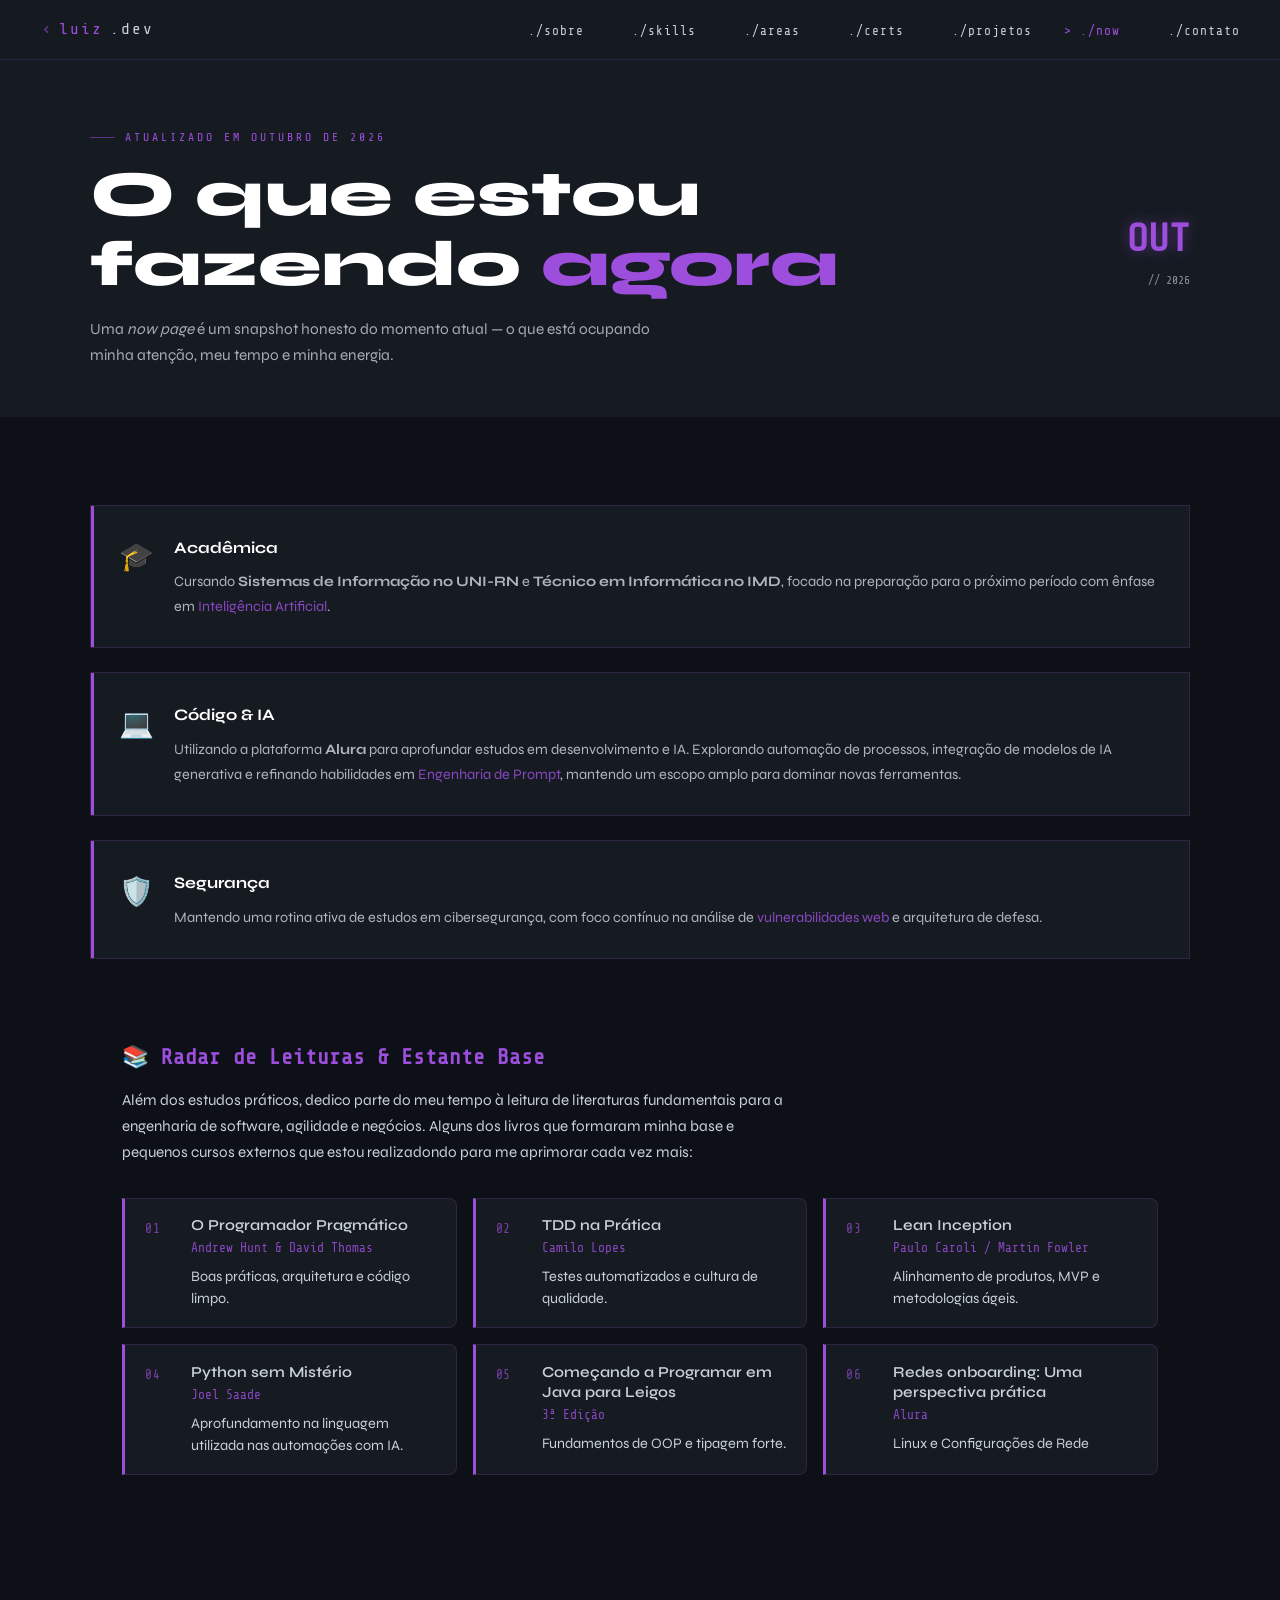
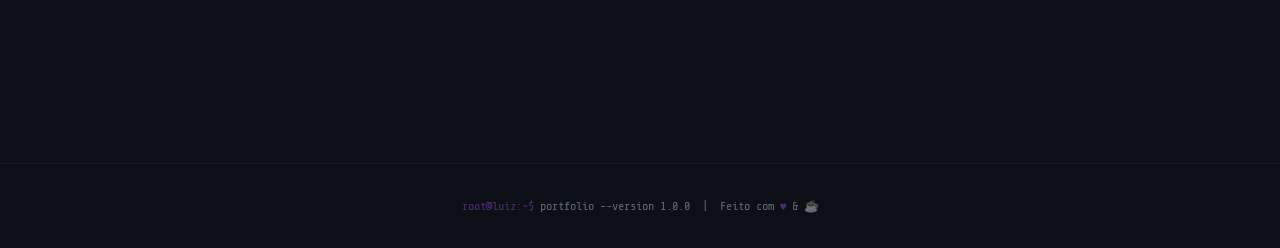
<file: now.html>
<!DOCTYPE html>
<html lang="pt-BR">
<head>
  <!-- =============================================
       META & SEO
       ============================================= -->
  <meta charset="UTF-8" />
  <meta name="viewport" content="width=device-width, initial-scale=1.0" />
  <meta name="description" content="Now Page de Luiz Neves — O que estou estudando e fazendo agora. Atualizado em Outubro de 2026." />
  <meta name="author" content="Luiz Neves" />

  <!-- Open Graph -->
  <meta property="og:title" content="Luiz Neves | Now Page" />
  <meta property="og:description" content="O que estou estudando e fazendo agora." />
  <meta property="og:type" content="website" />

  <title>Luiz Neves | Now Page</title>

  <!-- Google Fonts -->
  <link rel="preconnect" href="https://fonts.googleapis.com" />
  <link rel="preconnect" href="https://fonts.gstatic.com" crossorigin />
  <link href="https://fonts.googleapis.com/css2?family=Share+Tech+Mono&family=Syne:wght@400;600;700;800&display=swap" rel="stylesheet" />
  <link rel="icon" href="assets/icons/favicon_io/favicon-32x32.png" type="image/png" />
  <!-- Stylesheet compartilhado -->
  <link rel="stylesheet" href="style.css" />
</head>
<body>

  <!-- =============================================
       CABEÇALHO / NAVEGAÇÃO
       ============================================= -->
  <header role="banner">
    <nav aria-label="Navegação principal">
      <a class="nav-logo nav-back" href="index.html" aria-label="Voltar à página inicial — luiz.dev">
        <svg aria-hidden="true" focusable="false" width="13" height="13" viewBox="0 0 24 24" fill="none" stroke="currentColor" stroke-width="2.5"><polyline points="15 18 9 12 15 6"/></svg>
        luiz<span>.dev</span>
      </a>

      <button
        class="hamburger"
        id="hamburger"
        aria-label="Abrir menu de navegação"
        aria-expanded="false"
        aria-controls="navLinks"
      >
        <span></span>
        <span></span>
        <span></span>
      </button>

      <ul class="nav-links" id="navLinks" role="list">
        <li><a href="index.html#sobre">./sobre</a></li>
        <li><a href="index.html#habilidades">./skills</a></li>
        <li><a href="index.html#areas">./areas</a></li>
        <li><a href="index.html#certs">./certs</a></li>
        <li><a href="projetos.html">./projetos</a></li>
        <li><a href="now.html" class="active" aria-current="page">./now</a></li>
        <li><a href="index.html#contato">./contato</a></li>
      </ul>
    </nav>
  </header>

  <!-- =============================================
       CONTEÚDO PRINCIPAL
       ============================================= -->
  <main id="main-content">

    <!-- =============================================
         HERO DA NOW PAGE
         ============================================= -->
    <section id="now-hero" class="page-hero" aria-labelledby="now-title">
      <div class="container page-hero-inner">

        <div class="page-hero-text">
          <p class="hero-tag">ATUALIZADO EM OUTUBRO DE 2026</p>
          <h1 class="section-title" id="now-title" style="font-size: clamp(2.2rem, 7vw, 4rem);">
            O que estou fazendo <span class="accent">agora</span>
          </h1>
          <p class="page-hero-sub">
            Uma <em>now page</em> é um snapshot honesto do momento atual —
            o que está ocupando minha atenção, meu tempo e minha energia.
          </p>
        </div>

        <div class="page-hero-meta" aria-label="Metadados da página">
          <div class="meta-stat">
            <span class="stat-num accent" aria-label="OUTUBRO">OUT</span>
            <span class="stat-label">// 2026</span>
          </div>
        </div>

      </div>
    </section>

    <!-- =============================================
         CONTEÚDO DA NOW PAGE
         ============================================= -->
    <section id="now-content" aria-labelledby="now-content-title">
      <div class="container">

        <header class="section-header reveal" style="visibility:hidden;height:0;margin:0;">
          <h2 id="now-content-title">Atividades atuais</h2>
        </header>

        <div class="now-grid" role="list">

          <!-- Acadêmica -->
          <article class="now-card reveal" role="listitem" aria-labelledby="now-academica">
            <div class="now-card-icon" aria-hidden="true">🎓</div>
            <div class="now-card-content">
              <h3 class="now-card-title" id="now-academica">Acadêmica</h3>
              <p>
                Cursando <strong>Sistemas de Informação no UNI-RN</strong> e
                <strong>Técnico em Informática no IMD</strong>, focado na preparação
                para o próximo período com ênfase em
                <span class="accent">Inteligência Artificial</span>.
              </p>
            </div>
          </article>

          <!-- Código & IA -->
          <article class="now-card reveal" role="listitem" aria-labelledby="now-code">
            <div class="now-card-icon" aria-hidden="true">💻</div>
            <div class="now-card-content">
              <h3 class="now-card-title" id="now-code">Código &amp; IA</h3>
              <p>
                Utilizando a plataforma <strong>Alura</strong> para aprofundar
                estudos em desenvolvimento e IA. Explorando automação de processos,
                integração de modelos de IA generativa e refinando habilidades em
                <span class="accent">Engenharia de Prompt</span>, mantendo um
                escopo amplo para dominar novas ferramentas.
              </p>
            </div>
          </article>

          <!-- Segurança -->
          <article class="now-card reveal" role="listitem" aria-labelledby="now-sec">
            <div class="now-card-icon" aria-hidden="true">🛡️</div>
            <div class="now-card-content">
              <h3 class="now-card-title" id="now-sec">Segurança</h3>
              <p>
                Mantendo uma rotina ativa de estudos em cibersegurança, com foco
                contínuo na análise de <span class="accent">vulnerabilidades web</span>
                e arquitetura de defesa.
              </p>
            </div>
          </article>

        </div>

        <!-- Radar de Leituras -->
        <section class="reading-section reveal" aria-labelledby="reading-title" style="margin-top:4rem;">

          <h3 class="reading-title" id="reading-title">📚 Radar de Leituras &amp; Estante Base</h3>
          <p class="reading-sub">
            Além dos estudos práticos, dedico parte do meu tempo à leitura de literaturas
            fundamentais para a engenharia de software, agilidade e negócios.
            Alguns dos livros que formaram minha base e pequenos cursos externos que estou realizadondo para me aprimorar cada vez mais:
          </p>

          <div class="books-grid">

            <article class="book-card reveal" aria-label="O Programador Pragmático">
              <span class="book-num" aria-hidden="true">01</span>
              <div class="book-body">
                <h3 class="book-title">O Programador Pragmático</h3>
                <p class="book-author">Andrew Hunt &amp; David Thomas</p>
                <p class="book-focus">Boas práticas, arquitetura e código limpo.</p>
              </div>
            </article>

            <article class="book-card reveal" aria-label="TDD na Prática">
              <span class="book-num" aria-hidden="true">02</span>
              <div class="book-body">
                <h3 class="book-title">TDD na Prática</h3>
                <p class="book-author">Camilo Lopes</p>
                <p class="book-focus">Testes automatizados e cultura de qualidade.</p>
              </div>
            </article>

            <article class="book-card reveal" aria-label="Lean Inception">
              <span class="book-num" aria-hidden="true">03</span>
              <div class="book-body">
                <h3 class="book-title">Lean Inception</h3>
                <p class="book-author">Paulo Caroli / Martin Fowler</p>
                <p class="book-focus">Alinhamento de produtos, MVP e metodologias ágeis.</p>
              </div>
            </article>

            <article class="book-card reveal" aria-label="Python sem Mistério">
              <span class="book-num" aria-hidden="true">04</span>
              <div class="book-body">
                <h3 class="book-title">Python sem Mistério</h3>
                <p class="book-author">Joel Saade</p>
                <p class="book-focus">Aprofundamento na linguagem utilizada nas automações com IA.</p>
              </div>
            </article>

            <article class="book-card reveal" aria-label="Começando a Programar em Java para Leigos">
              <span class="book-num" aria-hidden="true">05</span>
              <div class="book-body">
                <h3 class="book-title">Começando a Programar em Java para Leigos</h3>
                <p class="book-author">3ª Edição</p>
                <p class="book-focus">Fundamentos de OOP e tipagem forte.</p>
              </div>
            </article>


            <article class="book-card reveal" aria-label="Plataforma de Cursos Alura">
              <span class="book-num" aria-hidden="true">06</span>
              <div class="book-body">
                <h3 class="book-title">Redes onboarding: Uma perspectiva prática</h3>
                <p class="book-author">Alura</p>
                <p class="book-focus">Linux e Configurações de Rede</p>
              </div>
            </article>


          </div>
        </section>

        <!-- CTA de volta à home -->
        <div class="projects-cta reveal" style="margin-top: 3rem;">
          <a href="index.html#contato" class="hero-cta" aria-label="Ir para contato na página principal">
            <svg aria-hidden="true" focusable="false" width="14" height="14" viewBox="0 0 24 24" fill="none" stroke="currentColor" stroke-width="2.5">
              <path d="M22 2L11 13"/><polygon points="22 2 15 22 11 13 2 9 22 2"/>
            </svg>
            ENTRAR EM CONTATO
          </a>
          <a href="index.html" class="projects-back-link" aria-label="Voltar à página inicial">
            <svg aria-hidden="true" focusable="false" width="14" height="14" viewBox="0 0 24 24" fill="none" stroke="currentColor" stroke-width="2">
              <polyline points="15 18 9 12 15 6"/>
            </svg>
            voltar ao portfólio
          </a>
        </div>

      </div>
    </section>

  </main>

  <!-- =============================================
       RODAPÉ
       ============================================= -->
  <footer role="contentinfo">
    <p>
      <span aria-hidden="true">root@luiz:~$</span>
      portfolio --version 1.0.0
      &nbsp;|&nbsp;
      Feito com <span aria-label="amor">♥</span> &amp; ☕
    </p>
  </footer>

  <!-- =============================================
       JAVASCRIPT
       ============================================= -->
  <script src="script.js"></script>

</body>
</html>
</file>
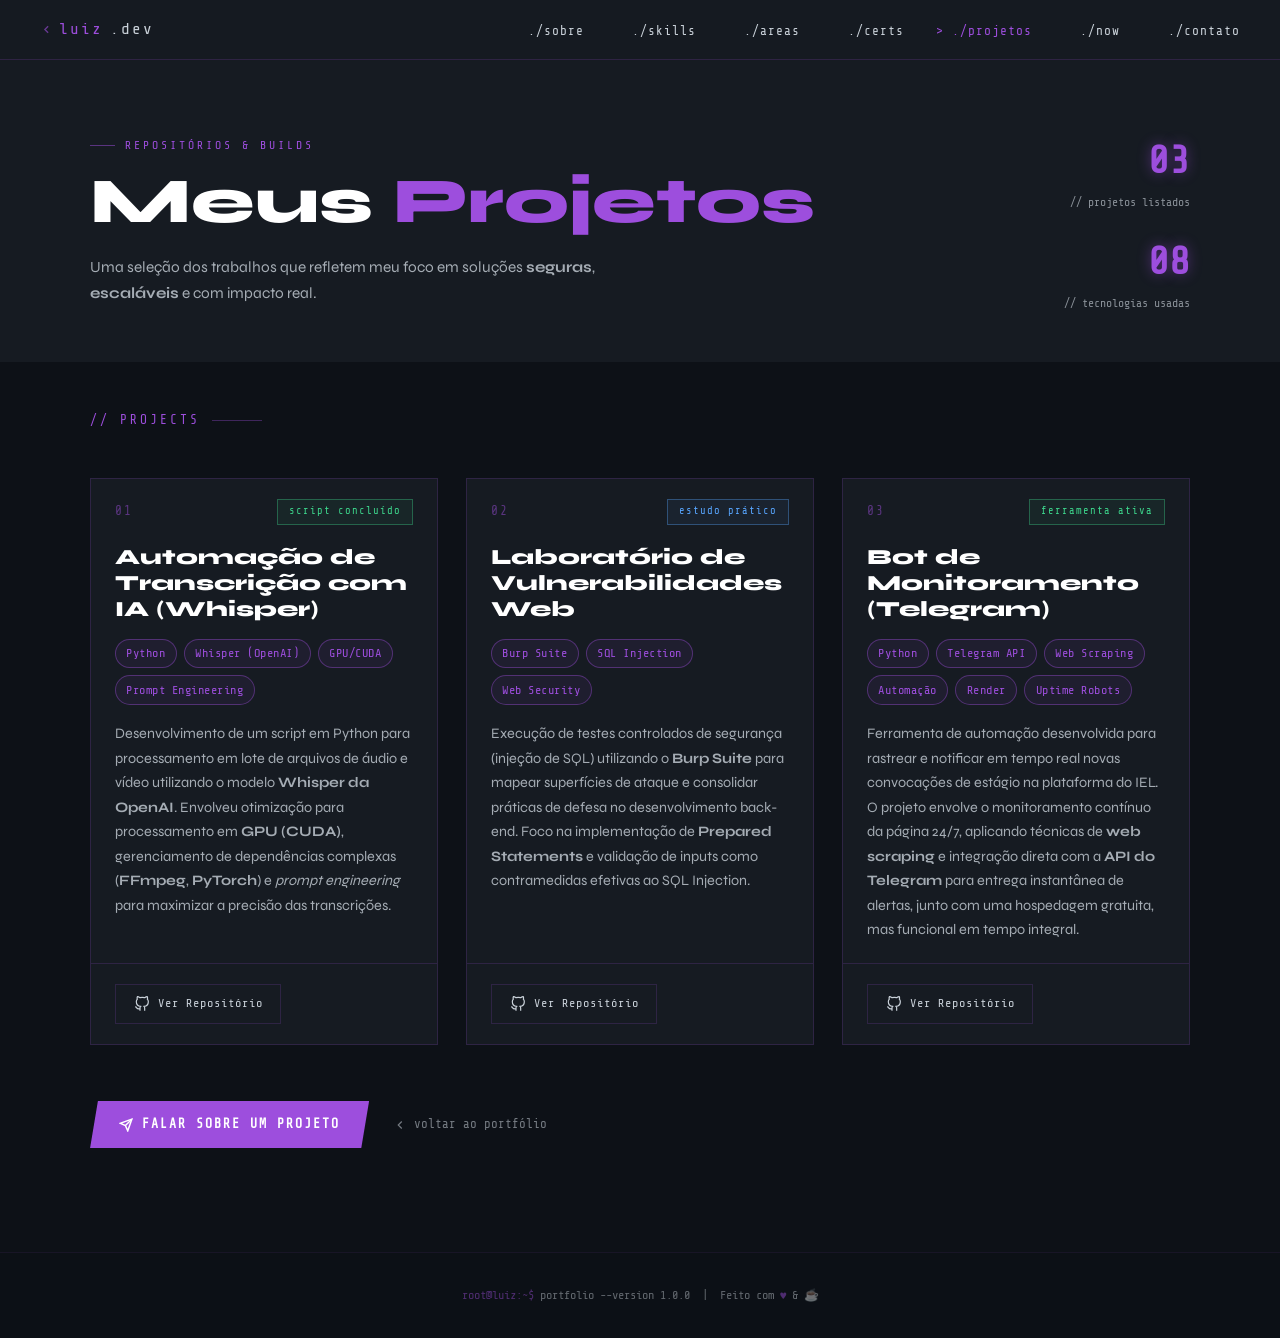
<file: projetos.html>
<!DOCTYPE html>
<html lang="pt-BR">
<head>
  <!-- =============================================
       META & SEO
       ============================================= -->
  <meta charset="UTF-8" />
  <meta name="viewport" content="width=device-width, initial-scale=1.0" />
  <meta name="description" content="Projetos de Luiz Neves — Desenvolvedor com foco em Back-end, SecOps e Cibersegurança. Veja os principais trabalhos e repositórios." />
  <meta name="keywords" content="projetos, portfólio, desenvolvedor back-end, cibersegurança, nodejs, react, postgresql" />
  <meta name="author" content="Luiz Neves" />

  <!-- Open Graph -->
  <meta property="og:title" content="Luiz Neves | Projetos" />
  <meta property="og:description" content="Principais projetos desenvolvidos com foco em back-end, segurança e boas práticas." />
  <meta property="og:type" content="website" />

  <title>Luiz Neves | Projetos</title>

  <!-- Google Fonts (mesmas do index.html) -->
  <link rel="preconnect" href="https://fonts.googleapis.com" />
  <link rel="preconnect" href="https://fonts.gstatic.com" crossorigin />
  <link href="https://fonts.googleapis.com/css2?family=Share+Tech+Mono&family=Syne:wght@400;600;700;800&display=swap" rel="stylesheet" />
  <link rel="icon" href="assets/icons/favicon_io/favicon-32x32.png" type="image/png" />
  <!-- Stylesheet compartilhado -->
  <link rel="stylesheet" href="style.css" />
</head>
<body>

  <!-- =============================================
       CABEÇALHO / NAVEGAÇÃO
       (Idêntico ao index.html — nav-logo ajustado
       para apontar de volta à home)
       ============================================= -->
  <header role="banner">
    <nav aria-label="Navegação principal">
      <a class="nav-logo nav-back" href="index.html" aria-label="Voltar à página inicial — luiz.dev">
        <svg aria-hidden="true" focusable="false" width="13" height="13" viewBox="0 0 24 24" fill="none" stroke="currentColor" stroke-width="2.5"><polyline points="15 18 9 12 15 6"/></svg>
        luiz<span>.dev</span>
      </a>

      <button
        class="hamburger"
        id="hamburger"
        aria-label="Abrir menu de navegação"
        aria-expanded="false"
        aria-controls="navLinks"
      >
        <span></span>
        <span></span>
        <span></span>
      </button>

      <ul class="nav-links" id="navLinks" role="list">
        <li><a href="index.html#sobre">./sobre</a></li>
        <li><a href="index.html#habilidades">./skills</a></li>
        <li><a href="index.html#areas">./areas</a></li>
        <li><a href="index.html#certs">./certs</a></li>
        <!-- Link ativo: estamos nesta página -->
        <li><a href="projetos.html" class="active" aria-current="page">./projetos</a></li>
        <li><a href="now.html">./now</a></li>
        <li><a href="index.html#contato">./contato</a></li>
      </ul>
    </nav>
  </header>

  <!-- =============================================
       CONTEÚDO PRINCIPAL
       ============================================= -->
  <main id="main-content">

    <!-- =============================================
         HERO DA PÁGINA DE PROJETOS
         ============================================= -->
    <section id="projetos-hero" class="page-hero" aria-labelledby="projetos-title">
      <div class="container page-hero-inner">

        <div class="page-hero-text">
          <p class="hero-tag" aria-hidden="true">REPOSITÓRIOS &amp; BUILDS</p>
          <h1 class="section-title" id="projetos-title" style="font-size: clamp(2.2rem, 7vw, 4rem);">
            Meus <span class="accent">Projetos</span>
          </h1>
          <p class="page-hero-sub">
            Uma seleção dos trabalhos que refletem meu foco em soluções
            <strong>seguras</strong>, <strong>escaláveis</strong> e com impacto real.
          </p>
        </div>

        <!-- Contador de projetos -->
        <div class="page-hero-meta" aria-label="Estatísticas de projetos">
          <div class="meta-stat">
            <span class="stat-num accent" aria-label="3 projetos">03</span>
            <span class="stat-label">// projetos listados</span>
          </div>
          <div class="meta-stat">
            <span class="stat-num accent" aria-label="8 tecnologias">08</span>
            <span class="stat-label">// tecnologias usadas</span>
          </div>
        </div>

      </div>
    </section>

    <!-- =============================================
         GRID DE PROJETOS
         ============================================= -->
    <section id="lista-projetos" aria-labelledby="lista-title">
      <div class="container">

        <header class="section-header reveal">
          <p class="section-label" aria-hidden="true">// PROJECTS</p>
          <h2 class="section-title" id="lista-title" style="visibility: hidden; height: 0; margin: 0;">
            Lista de Projetos
          </h2>
        </header>

        <div class="projects-grid" role="list" aria-label="Lista de projetos">

          <!-- =============================================
               PROJETO 01 — AUTOMAÇÃO DE TRANSCRIÇÃO COM IA
               ============================================= -->
          <article class="project-card reveal" role="listitem" aria-labelledby="proj1-title">

            <div class="project-card-header">
              <div class="project-number" aria-hidden="true">01</div>
              <div class="project-status project-status--mvp" aria-label="Tipo: Script concluído">
                script concluído
              </div>
            </div>

            <div class="project-card-body">
              <h3 class="project-title" id="proj1-title">
                Automação de Transcrição com IA (Whisper)
              </h3>

              <ul class="project-tags" aria-label="Tecnologias utilizadas">
                <li class="project-tag">Python</li>
                <li class="project-tag">Whisper (OpenAI)</li>
                <li class="project-tag">GPU/CUDA</li>
                <li class="project-tag">Prompt Engineering</li>
              </ul>

              <p class="project-desc">
                Desenvolvimento de um script em Python para processamento em lote de arquivos
                de áudio e vídeo utilizando o modelo <strong>Whisper da OpenAI</strong>.
                Envolveu otimização para processamento em <strong>GPU (CUDA)</strong>,
                gerenciamento de dependências complexas (<strong>FFmpeg</strong>,
                <strong>PyTorch</strong>) e <em>prompt engineering</em> para maximizar
                a precisão das transcrições.
              </p>
            </div>

            <div class="project-card-footer">
              <a
                href="https://github.com/Druthy1227/transcrever_video"
                class="project-link project-link--github"
                target="_blank"
                rel="noopener noreferrer"
                aria-label="Ver repositório de Automação de Transcrição no GitHub (abre em nova aba)"
              >
                <svg aria-hidden="true" focusable="false" width="16" height="16" viewBox="0 0 24 24" fill="none" stroke="currentColor" stroke-width="1.8">
                  <path d="M9 19c-5 1.5-5-2.5-7-3m14 6v-3.87a3.37 3.37 0 0 0-.94-2.61c3.14-.35 6.44-1.54 6.44-7A5.44 5.44 0 0 0 20 4.77 5.07 5.07 0 0 0 19.91 1S18.73.65 16 2.48a13.38 13.38 0 0 0-7 0C6.27.65 5.09 1 5.09 1A5.07 5.07 0 0 0 5 4.77a5.44 5.44 0 0 0-1.5 3.78c0 5.42 3.3 6.61 6.44 7A3.37 3.37 0 0 0 9 18.13V22"/>
                </svg>
                Ver Repositório
              </a>
            </div>

          </article>

          <!-- =============================================
               PROJETO 02 — LABORATÓRIO DE VULNERABILIDADES WEB
               ============================================= -->
          <article class="project-card reveal" role="listitem" aria-labelledby="proj2-title">

            <div class="project-card-header">
              <div class="project-number" aria-hidden="true">02</div>
              <div class="project-status project-status--study" aria-label="Tipo: Estudo prático">
                estudo prático
              </div>
            </div>

            <div class="project-card-body">
              <h3 class="project-title" id="proj2-title">
                Laboratório de Vulnerabilidades Web
              </h3>

              <ul class="project-tags" aria-label="Tecnologias utilizadas">
                <li class="project-tag">Burp Suite</li>
                <li class="project-tag">SQL Injection</li>
                <li class="project-tag">Web Security</li>
              </ul>

              <p class="project-desc">
                Execução de testes controlados de segurança (injeção de SQL) utilizando o
                <strong>Burp Suite</strong> para mapear superfícies de ataque e consolidar
                práticas de defesa no desenvolvimento back-end. Foco na implementação de
                <strong>Prepared Statements</strong> e validação de inputs como
                contramedidas efetivas ao SQL Injection.
              </p>
            </div>

            <div class="project-card-footer">
              <a
                href="https://github.com/Druthy1227"
                class="project-link project-link--github"
                target="_blank"
                rel="noopener noreferrer"
                aria-label="Ver repositório do Laboratório de Vulnerabilidades no GitHub (abre em nova aba)"
              >
                <svg aria-hidden="true" focusable="false" width="16" height="16" viewBox="0 0 24 24" fill="none" stroke="currentColor" stroke-width="1.8">
                  <path d="M9 19c-5 1.5-5-2.5-7-3m14 6v-3.87a3.37 3.37 0 0 0-.94-2.61c3.14-.35 6.44-1.54 6.44-7A5.44 5.44 0 0 0 20 4.77 5.07 5.07 0 0 0 19.91 1S18.73.65 16 2.48a13.38 13.38 0 0 0-7 0C6.27.65 5.09 1 5.09 1A5.07 5.07 0 0 0 5 4.77a5.44 5.44 0 0 0-1.5 3.78c0 5.42 3.3 6.61 6.44 7A3.37 3.37 0 0 0 9 18.13V22"/>
                </svg>
                Ver Repositório
              </a>
            </div>

          </article>

          <!-- =============================================
               PROJETO 03 — BOT DE MONITORAMENTO/ESCAVAÇÃO DE DADOS
               ============================================= -->
<article class="project-card reveal" role="listitem" aria-labelledby="proj3-title">

            <div class="project-card-header">
              <div class="project-number" aria-hidden="true">03</div>
              <div class="project-status project-status--mvp" aria-label="Tipo: Ferramenta em Produção">
                ferramenta ativa
              </div>
            </div>

            <div class="project-card-body">
              <h3 class="project-title" id="proj3-title">
                Bot de Monitoramento (Telegram)
              </h3>

              <ul class="project-tags" aria-label="Tecnologias utilizadas">
                <li class="project-tag">Python</li>
                <li class="project-tag">Telegram API</li>
                <li class="project-tag">Web Scraping</li>
                <li class="project-tag">Automação</li>
                <li class="project-tag">Render</li>
                <li class="project-tag">Uptime Robots</li>
              </ul>

              <p class="project-desc">
                Ferramenta de automação desenvolvida para rastrear e notificar em tempo real 
                novas convocações de estágio na plataforma do IEL. O projeto envolve o monitoramento contínuo da página
                24/7, aplicando técnicas de <strong>web scraping</strong> e integração 
                direta com a <strong>API do Telegram</strong> para entrega instantânea de alertas,
                junto com uma hospedagem gratuita, mas funcional em tempo integral.
              </p>
            </div>

            <div class="project-card-footer">
              <a
                href="https://github.com/Druthy1227/ielBot"
                class="project-link project-link--github"
                target="_blank"
                rel="noopener noreferrer"
                aria-label="Ver repositório do Bot IEL no GitHub (abre em nova aba)"
              >
                <svg aria-hidden="true" focusable="false" width="16" height="16" viewBox="0 0 24 24" fill="none" stroke="currentColor" stroke-width="1.8">
                  <path d="M9 19c-5 1.5-5-2.5-7-3m14 6v-3.87a3.37 3.37 0 0 0-.94-2.61c3.14-.35 6.44-1.54 6.44-7A5.44 5.44 0 0 0 20 4.77 5.07 5.07 0 0 0 19.91 1S18.73.65 16 2.48a13.38 13.38 0 0 0-7 0C6.27.65 5.09 1 5.09 1A5.07 5.07 0 0 0 5 4.77a5.44 5.44 0 0 0-1.5 3.78c0 5.42 3.3 6.61 6.44 7A3.37 3.37 0 0 0 9 18.13V22"/>
                </svg>
                Ver Repositório
              </a>
            </div>

          </article>

        </div><!-- /projects-grid -->

        <!-- CTA de volta à home -->
        <div class="projects-cta reveal">
          <a href="index.html#contato" class="hero-cta" aria-label="Ir para contato na página principal">
            <svg aria-hidden="true" focusable="false" width="14" height="14" viewBox="0 0 24 24" fill="none" stroke="currentColor" stroke-width="2.5">
              <path d="M22 2L11 13"/><polygon points="22 2 15 22 11 13 2 9 22 2"/>
            </svg>
            FALAR SOBRE UM PROJETO
          </a>
          <a href="index.html" class="projects-back-link" aria-label="Voltar à página inicial">
            <svg aria-hidden="true" focusable="false" width="14" height="14" viewBox="0 0 24 24" fill="none" stroke="currentColor" stroke-width="2">
              <polyline points="15 18 9 12 15 6"/>
            </svg>
            voltar ao portfólio
          </a>
        </div>

      </div>
    </section>

  </main>

  <!-- =============================================
       RODAPÉ (idêntico ao index.html)
       ============================================= -->
  <footer role="contentinfo">
    <p>
      <span aria-hidden="true">root@luiz:~$</span>
      portfolio --version 1.0.0
      &nbsp;|&nbsp;
      Feito com <span aria-label="amor">♥</span> &amp; ☕
    </p>
  </footer>

  <!-- =============================================
       JAVASCRIPT
       (hamburger + scroll reveal — idêntico ao index)
       ============================================= -->
  <script src="script.js"></script>

</body>
</html>
</file>
<file: style.css>
/* ==============================================
   style.css — Portfólio Luiz Neves | "Deep Purple"
   Organização:
   01. Custom Properties (variáveis)
   02. Reset & Base
   03. Utilitários
   04. Scrollbar
   05. Nav / Header
   06. Hero
   07. Seção: Sobre
   08. Seção: Habilidades
   09. Seção: Áreas de Conhecimento
   10. Seção: Certificações
   11. Seção: Contato
   12. Footer
   13. Animações
   14. Media Queries (Tablet → Desktop)
   ============================================== */


/* ==============================================
   01. CUSTOM PROPERTIES — PALETA "DEEP PURPLE"
   ============================================== */
:root {
  /* --- Cores --- */
  --bg-primary:    #0D1117;
  --bg-secondary:  #161B22;
  --text-primary:  #C9D1D9;
  --accent-color:  #9D4EDD;

  /* --- Derivados do accent (sem trocar variáveis base) --- */
  --accent-dim:    #7b3ab0;
  --accent-glow:   rgba(157, 78, 221, 0.45);
  --accent-subtle: rgba(157, 78, 221, 0.08);
  --border-color:  rgba(157, 78, 221, 0.18);

  /* --- Tipografia --- */
  --font-mono:  'Share Tech Mono', monospace;
  --font-sans:  'Syne', sans-serif;

  /* --- Efeitos --- */
  --glow:       0 0 14px var(--accent-glow);
  --transition: 0.3s ease;

  /* --- Espaçamentos base (mobile) --- */
  --section-padding: 3.5rem 1.5rem;
  --container-max:   1100px;
}


/* ==============================================
   02. RESET & BASE
   ============================================== */
*,
*::before,
*::after {
  box-sizing: border-box;
  margin: 0;
  padding: 0;
}

html {
  scroll-behavior: smooth;
  -webkit-text-size-adjust: 100%;
}

body {
  background-color: var(--bg-primary);
  color: var(--text-primary);
  font-family: var(--font-sans);
  font-size: 1rem;
  line-height: 1.7;
  overflow-x: hidden;
}

/* Grade decorativa de fundo */
body::before {
  content: '';
  position: fixed;
  inset: 0;
  background-image:
    linear-gradient(var(--border-color) 1px, transparent 1px),
    linear-gradient(90deg, var(--border-color) 1px, transparent 1px);
  background-size: 44px 44px;
  pointer-events: none;
  z-index: 0;
  opacity: 0.5;
}

img {
  max-width: 100%;
  display: block;
}

a {
  color: inherit;
  text-decoration: none;
}

ul,
ol {
  list-style: none;
}

button {
  cursor: pointer;
  font-family: inherit;
  border: none;
  background: none;
}


/* ==============================================
   03. UTILITÁRIOS
   ============================================== */

/* Container centrado */
.container {
  max-width: var(--container-max);
  margin-inline: auto;
  width: 100%;
}

/* Cor de destaque */
.accent {
  color: var(--accent-color);
}

/* Cursor piscante (efeito terminal) */
.cursor {
  display: inline-block;
  width: 10px;
  height: 1em;
  background: var(--accent-color);
  vertical-align: text-bottom;
  margin-left: 3px;
  box-shadow: var(--glow);
  animation: blink 1s step-end infinite;
}


/* ==============================================
   04. SCROLLBAR CUSTOMIZADA
   ============================================== */
::-webkit-scrollbar       { width: 6px; }
::-webkit-scrollbar-track { background: var(--bg-primary); }
::-webkit-scrollbar-thumb {
  background: var(--accent-dim);
  border-radius: 3px;
}


/* ==============================================
   05. NAV / HEADER
   ============================================== */
header[role="banner"] {
  position: fixed;
  top: 0;
  left: 0;
  right: 0;
  z-index: 100;
}

nav {
  display: flex;
  align-items: center;
  justify-content: space-between;
  padding: 1rem 1.5rem;
  background: rgba(22, 27, 34, 0.88);
  backdrop-filter: blur(14px);
  -webkit-backdrop-filter: blur(14px);
  border-bottom: 1px solid var(--border-color);
}

/* Logo */
.nav-logo {
  font-family: var(--font-mono);
  color: var(--accent-color);
  font-size: 1rem;
  letter-spacing: 2px;
  transition: opacity var(--transition);
}

.nav-logo span   { color: var(--text-primary); }
.nav-logo:hover  { opacity: 0.8; }

/* Links */
.nav-links {
  /* Mobile: hidden por padrão */
  display: none;
  position: absolute;
  top: 100%;
  left: 0;
  right: 0;
  flex-direction: column;
  gap: 1.2rem;
  padding: 1.5rem;
  background: rgba(22, 27, 34, 0.97);
  border-bottom: 1px solid var(--border-color);
}

.nav-links.open {
  display: flex;
}

.nav-links a {
  font-family: var(--font-mono);
  font-size: 0.8rem;
  letter-spacing: 1px;
  transition: color var(--transition);
  position: relative;
  padding-left: 0;
}

.nav-links a::before {
  content: '> ';
  color: var(--accent-color);
  opacity: 0;
  transition: opacity var(--transition);
}

.nav-links a:hover,
.nav-links a.active {
  color: var(--accent-color);
}

.nav-links a:hover::before,
.nav-links a.active::before {
  opacity: 1;
}

/* Botão Hamburger */
.hamburger {
  display: flex;
  flex-direction: column;
  gap: 5px;
  padding: 4px;
}

.hamburger span {
  display: block;
  width: 24px;
  height: 2px;
  background: var(--accent-color);
  transition: all 0.3s;
}


/* ==============================================
   06. HERO
   ============================================== */
#hero {
  min-height: 100svh;
  display: flex;
  align-items: center;
  justify-content: center;
  padding: 7rem 1.5rem 4rem;
  position: relative;
  z-index: 1;
}

.hero-inner {
  display: flex;
  flex-direction: column-reverse; /* mobile: foto em cima, texto embaixo */
  align-items: center;
  gap: 2.5rem;
  text-align: center;
}

/* Container do texto hero */
.hero-text {
  display: flex;
  flex-direction: column;
  align-items: center;
  width: 100%;
}

/* Tag de status */
.hero-tag {
  font-family: var(--font-mono);
  font-size: 0.72rem;
  color: var(--accent-color);
  letter-spacing: 3px;
  margin-bottom: 0.75rem;
  display: flex;
  align-items: center;
  justify-content: center;
  gap: 0.6rem;
}

.hero-tag::before,
.hero-tag::after {
  content: '';
  display: block;
  width: 25px;
  height: 1px;
  background: var(--accent-color);
  opacity: 0.5;
}

/* Nome */
.hero-name {
  font-size: clamp(3.2rem, 14vw, 6.5rem);
  font-weight: 800;
  line-height: 1;
  color: #fff;
  margin-bottom: 0.5rem;
}

.hero-name .accent {
  text-shadow: var(--glow);
}

.hero-name-line {
  display: block;
  line-height: 0.95;
}

/* Título */
.hero-title {
  font-family: var(--font-mono);
  font-size: clamp(0.78rem, 3vw, 0.95rem);
  color: var(--text-primary);
  opacity: 0.8;
  margin-bottom: 1.5rem;
}

/* Chamada */
.hero-call {
  font-size: clamp(0.95rem, 3vw, 1.1rem);
  font-weight: 600;
  font-style: italic;
  color: var(--text-primary);
  border-left: 3px solid var(--accent-color);
  padding-left: 1rem;
  margin-bottom: 1.5rem;
  text-align: left;
  quotes: none;
}

/* Container dos botões */
.hero-buttons {
  display: flex;
  flex-direction: column;
  align-items: center;
  gap: 1rem;
  width: 100%;
}

/* CTA */
.hero-cta {
  display: inline-flex;
  align-items: center;
  gap: 0.6rem;
  font-family: var(--font-mono);
  font-size: 0.82rem;
  font-weight: 700;
  letter-spacing: 2px;
  color: #fff;
  background: var(--accent-color);
  padding: 0.8rem 1.8rem;
  clip-path: polygon(8px 0%, 100% 0%, calc(100% - 8px) 100%, 0% 100%);
  transition: background var(--transition), box-shadow var(--transition);
}

.hero-cta:hover {
  background: var(--accent-dim);
  box-shadow: var(--glow);
}

.hero-now-btn {
  display: inline-flex;
  align-items: center;
  gap: 0.5rem;
  font-family: var(--font-mono);
  font-size: 0.82rem;
  letter-spacing: 2px;
  color: var(--accent-color);
  background: transparent;
  border: 1px solid var(--accent-color);
  padding: 0.72rem 1.5rem;
  clip-path: polygon(8px 0%, 100% 0%, calc(100% - 8px) 100%, 0% 100%);
  transition: color var(--transition), background var(--transition), box-shadow var(--transition);
}

.hero-now-btn:hover {
  background: var(--accent-color);
  color: #fff;
  box-shadow: var(--glow);
}

/* Foto de perfil */
.hero-photo {
  position: relative;
  width: 200px;
  height: 200px;
  flex-shrink: 0;
}

.hero-photo::before,
.hero-photo::after {
  content: '';
  position: absolute;
  border: 1px solid var(--accent-color);
}

.hero-photo::before {
  inset: -10px;
  opacity: 0.2;
}

.hero-photo::after {
  inset: -5px;
  opacity: 0.5;
  animation: frame-pulse 3s ease-in-out infinite alternate;
}

/* Placeholder da foto */
.photo-placeholder {
  width: 100%;
  height: 100%;
  background: var(--bg-secondary);
  display: flex;
  flex-direction: column;
  align-items: center;
  justify-content: center;
  gap: 0.5rem;
  font-family: var(--font-mono);
  font-size: 0.72rem;
  color: var(--accent-color);
  opacity: 0.6;
  border: 1px dashed var(--accent-color);
}

.photo-placeholder svg {
  width: 44px;
  height: 44px;
}

/* Imagem real de perfil (quando adicionada) */
.hero-photo-img {
  width: 100%;
  height: 100%;
  object-fit: cover;
  filter: grayscale(20%) contrast(1.1);
  transition: filter var(--transition);
}

.hero-photo-img:hover {
  filter: none;
}


/* ==============================================
   REUTILIZÁVEIS: SECTION HEADER
   ============================================== */
section {
  padding: var(--section-padding);
  position: relative;
  z-index: 1;
}

.section-header {
  margin-bottom: 2.5rem;
}

.section-label {
  font-family: var(--font-mono);
  font-size: 0.8rem;
  color: var(--accent-color);
  letter-spacing: 3px;
  display: flex;
  align-items: center;
  gap: 0.75rem;
  margin-bottom: 0.4rem;
}

.section-label::after {
  content: '';
  flex: 1;
  max-width: 50px;
  height: 1px;
  background: var(--accent-color);
  opacity: 0.35;
}

.section-title {
  font-size: clamp(1.6rem, 5vw, 2.4rem);
  font-weight: 800;
  color: #fff;
  line-height: 1.1;
}


/* ==============================================
   06b. BOTÃO CV — MODIFICADOR
   ============================================== */
.hero-cta--cv {
  background: transparent;
  color: var(--accent-color);
  border: 1.5px solid var(--accent-color);
  /* sobrescreve o clip-path herdado de .hero-cta */
  clip-path: polygon(8px 0%, 100% 0%, calc(100% - 8px) 100%, 0% 100%);
}

.hero-cta--cv:hover {
  background: var(--accent-color);
  color: #fff;
  box-shadow: var(--glow);
}


/* ==============================================
   06c. SEÇÃO: DESTAQUES ACADÊMICOS
   ============================================== */
#destaques {
  background-color: var(--bg-primary);
}

.destaques-grid {
  display: grid;
  grid-template-columns: 1fr;
  gap: 1.5rem;
}

.destaque-card {
  display: flex;
  align-items: flex-start;
  gap: 1.5rem;
  background: var(--bg-secondary);
  border: 1px solid var(--border-color);
  border-top: 3px solid var(--accent-color);
  padding: 2rem;
  position: relative;
  overflow: hidden;
  transition: border-color var(--transition), box-shadow var(--transition),
              transform var(--transition);
}

.destaque-card::after {
  content: '';
  position: absolute;
  bottom: 0;
  right: 0;
  width: 80px;
  height: 80px;
  background: var(--accent-subtle);
  border-radius: 50% 0 0 0;
  pointer-events: none;
}

.destaque-card:hover {
  border-color: var(--accent-color);
  box-shadow: var(--glow);
  transform: translateY(-3px);
}

.destaque-card-badge {
  font-size: 2.2rem;
  flex-shrink: 0;
  line-height: 1;
  margin-top: 0.1rem;
}

.destaque-card-content {
  flex: 1;
}

.destaque-card-header {
  margin-bottom: 0.85rem;
}

.destaque-card-title {
  font-size: 1rem;
  font-weight: 700;
  color: #fff;
  line-height: 1.4;
  margin-bottom: 0.3rem;
}

.destaque-card-org {
  display: block;
  font-family: var(--font-mono);
  font-size: 0.8rem;
  color: var(--accent-color);
  opacity: 0.85;
}

.destaque-card-year {
  opacity: 0.65;
}

.destaque-card-desc {
  font-size: 0.9rem;
  opacity: 0.82;
  line-height: 1.7;
}


/* ==============================================
   07. SEÇÃO: SOBRE MIM
   ============================================== */
#sobre {
  background-color: var(--bg-secondary);
}

.sobre-grid {
  display: grid;
  grid-template-columns: 1fr;
  gap: 2.5rem;
}

.sobre-text p {
  margin-bottom: 1rem;
  opacity: 0.85;
  font-size: 1rem;
}

.sobre-text strong {
  color: #C084FC;
  font-weight: 400;
  opacity: 1;
}

.sobre-stats {
  display: grid;
  grid-template-columns: 1fr 1fr;
  gap: 1rem;
}

.stat-box {
  background: var(--bg-primary);
  border: 1px solid var(--border-color);
  padding: 1.25rem;
  position: relative;
  overflow: hidden;
  transition: border-color var(--transition), box-shadow var(--transition);
}

/* Barra lateral de destaque */
.stat-box::before {
  content: '';
  position: absolute;
  top: 0;
  left: 0;
  width: 3px;
  height: 100%;
  background: var(--accent-color);
}

.stat-box:hover {
  border-color: var(--accent-color);
  box-shadow: var(--glow);
}

.stat-num {
  display: block;
  font-family: var(--font-mono);
  font-size: 1.9rem;
  font-weight: 700;
  color: var(--accent-color);
  text-shadow: var(--glow);
}

.stat-label {
  font-family: var(--font-mono);
  font-size: 0.72rem;
  opacity: 0.65;
}


/* ==============================================
   07b. SEÇÃO: FORMAÇÃO ACADÊMICA
   ============================================== */
#formacao {
  background-color: var(--bg-primary);
}

.formacao-list {
  display: flex;
  flex-direction: column;
  gap: 1.25rem;
}

.formacao-item {
  display: flex;
  align-items: flex-start;
  gap: 1.25rem;
  background: var(--bg-secondary);
  border: 1px solid var(--border-color);
  padding: 1.5rem;
  position: relative;
  overflow: hidden;
  transition: border-color var(--transition), box-shadow var(--transition);
}

.formacao-item::before {
  content: '';
  position: absolute;
  top: 0;
  left: 0;
  width: 3px;
  height: 100%;
  background: var(--accent-color);
}

.formacao-item:hover {
  border-color: var(--accent-color);
  box-shadow: var(--glow);
}

.formacao-icon {
  font-size: 1.5rem;
  flex-shrink: 0;
  margin-top: 0.15rem;
}

.formacao-content {
  flex: 1;
}

.formacao-header {
  display: flex;
  align-items: flex-start;
  justify-content: space-between;
  gap: 1rem;
  margin-bottom: 0.25rem;
  flex-wrap: wrap;
}

.formacao-title {
  font-weight: 700;
  color: #fff;
  font-size: 1.2rem;
  line-height: 1.3;
}

.formacao-period {
  font-family: var(--font-mono);
  font-size: 0.8rem;
  color: var(--accent-color);
  opacity: 0.9;
  white-space: nowrap;
  flex-shrink: 0;
}

.formacao-institution {
  font-family: var(--font-mono);
  font-size: 0.82rem;
  color: var(--accent-color);
  opacity: 0.8;
  margin-bottom: 0.5rem;
}

.formacao-desc {
  font-size: 0.9rem;
  opacity: 0.8;
  line-height: 1.6;
}


/* ==============================================
   08. SEÇÃO: HABILIDADES
   ============================================== */
#habilidades {
  background-color: var(--bg-secondary);
}

.skills-grid {
  display: grid;
  grid-template-columns: 1fr;
  gap: 1.25rem;
}

.skill-card {
  background: var(--bg-secondary);
  border: 1px solid var(--border-color);
  padding: 1.5rem;
  position: relative;
  overflow: hidden;
  transition: border-color var(--transition), transform var(--transition), box-shadow var(--transition);
}

/* Linha animada na base do card */
.skill-card::after {
  content: '';
  position: absolute;
  bottom: 0;
  left: 0;
  width: 0;
  height: 2px;
  background: var(--accent-color);
  transition: width 0.4s ease;
}

.skill-card:hover {
  border-color: var(--accent-color);
  transform: translateY(-4px);
  box-shadow: var(--glow);
}

.skill-card:hover::after {
  width: 100%;
}

.skill-card-icon {
  font-size: 1.4rem;
  margin-bottom: 0.6rem;
}

.skill-card-title {
  font-family: var(--font-mono);
  font-size: 0.8rem;
  color: var(--accent-color);
  letter-spacing: 2px;
  margin-bottom: 0.75rem;
}

.skill-tags {
  display: flex;
  flex-wrap: wrap;
  gap: 0.4rem;
}

.skill-tag {
  font-family: var(--font-mono);
  font-size: 0.75rem;
  color: var(--text-primary);
  background: var(--accent-subtle);
  border: 1px solid rgba(157, 78, 221, 0.22);
  padding: 0.2rem 0.6rem;
  transition: background var(--transition), color var(--transition);
}

.skill-tag:hover {
  background: var(--accent-color);
  color: #fff;
}

.skill-card-desc {
  font-size: 0.9rem;
  opacity: 0.85;
  line-height: 1.6;
}


/* Bloco de Idiomas */
.languages-block {
  margin-top: 2rem;
  background: var(--bg-secondary);
  border: 1px solid var(--border-color);
  padding: 1.5rem;
}

.languages-title {
  font-family: var(--font-mono);
  font-size: 0.8rem;
  color: var(--accent-color);
  letter-spacing: 2px;
  margin-bottom: 1.25rem;
}

.languages-list {
  display: flex;
  flex-direction: column;
  gap: 1rem;
}

.language-item {
  display: flex;
  align-items: center;
  gap: 0.75rem;
}

.language-flag {
  font-size: 1.4rem;
  flex-shrink: 0;
}

.language-info {
  display: flex;
  flex-direction: column;
  gap: 0.1rem;
}

.language-name {
  font-weight: 700;
  color: #fff;
  font-size: 0.95rem;
}

.language-level {
  font-family: var(--font-mono);
  font-size: 0.8rem;
  color: var(--text-primary);
  opacity: 0.75;
}

.language-cert {
  color: var(--accent-color);
  opacity: 1;
}


/* ==============================================
   09. SEÇÃO: ÁREAS DE CONHECIMENTO
   ============================================== */
#areas {
  background-color: var(--bg-primary);
}

.areas-grid {
  display: grid;
  grid-template-columns: 1fr;
  gap: 1.5rem;
}

.area-card {
  background: var(--bg-primary);
  border: 1px solid var(--border-color);
  padding: 2rem;
  position: relative;
  transition: border-color var(--transition), box-shadow var(--transition);
}

.area-card:hover {
  border-color: var(--accent-color);
  box-shadow: var(--glow);
}

/* Número decorativo */
.area-card-num {
  font-family: var(--font-mono);
  font-size: 3rem;
  font-weight: 700;
  color: rgba(157, 78, 221, 0.1);
  position: absolute;
  top: 1rem;
  right: 1.5rem;
  line-height: 1;
  user-select: none;
  pointer-events: none;
}

.area-icon {
  font-size: 1.8rem;
  margin-bottom: 0.75rem;
}

.area-title {
  font-weight: 700;
  font-size: 1.05rem;
  color: #fff;
  margin-bottom: 0.6rem;
}

.area-desc {
  font-size: 0.9rem;
  opacity: 0.8;
  line-height: 1.6;
}


/* ==============================================
   10. SEÇÃO: CERTIFICAÇÕES
   ============================================== */
#certs {
  background-color: var(--bg-secondary);
}

.certs-list {
  display: flex;
  flex-direction: column;
  gap: 1rem;
}

.cert-item {
  display: flex;
  align-items: flex-start;
  gap: 1.25rem;
  background: var(--bg-secondary);
  border: 1px solid var(--border-color);
  padding: 1.4rem;
  transition: border-color var(--transition), box-shadow var(--transition);
}

.cert-item:hover {
  border-color: var(--accent-color);
  box-shadow: var(--glow);
}

.cert-bullet {
  width: 10px;
  height: 10px;
  background: var(--accent-color);
  flex-shrink: 0;
  margin-top: 0.45rem;
  box-shadow: var(--glow);
}

.cert-name {
  font-weight: 700;
  color: #fff;
  font-size: 0.92rem;
  margin-bottom: 0.25rem;
}

.cert-org {
  font-family: var(--font-mono);
  font-size: 0.82rem;
  color: var(--accent-color);
  opacity: 0.8;
}


/* Carrossel de Certificados */
.certs-carousel-wrapper {
  position: relative;
  display: flex;
  align-items: center;
  gap: 0.75rem;
}

.certs-carousel-track {
  flex: 1;
  display: flex;
  gap: 1.25rem;
  overflow-x: auto;
  scroll-snap-type: x mandatory;
  scroll-behavior: smooth;
  /* padding lateral para o efeito de peek */
  padding-inline: calc(50% - min(180px, 37.5vw));
  padding-block: 0.75rem;
  scrollbar-width: none;
  -webkit-overflow-scrolling: touch;
  cursor: grab;
  user-select: none;
}

.certs-carousel-track:active {
  cursor: grabbing;
}

.certs-carousel-track::-webkit-scrollbar {
  display: none;
}

.carousel-cert-item {
  flex-shrink: 0;
  width: min(360px, 75vw);
  scroll-snap-align: center;
  display: flex;
  align-items: flex-start;
  gap: 1.25rem;
  background: var(--bg-secondary);
  border: 1px solid var(--border-color);
  padding: 1.4rem;
  opacity: 0.6;
  transform: scale(0.96);
  transition: opacity 0.35s ease, transform 0.35s ease,
              border-color var(--transition), box-shadow var(--transition);
  cursor: pointer;
}

.carousel-cert-item.is-active {
  opacity: 1;
  transform: scale(1);
  border-color: var(--accent-color);
  box-shadow: var(--glow);
}

.cert-card-content {
  display: flex;
  flex-direction: column;
  gap: 0.25rem;
}

/* Setas de navegação */
.carousel-btn {
  flex-shrink: 0;
  display: none; /* visível apenas em desktop */
  align-items: center;
  justify-content: center;
  width: 40px;
  height: 40px;
  background: var(--bg-secondary);
  border: 1px solid var(--border-color);
  color: var(--text-primary);
  cursor: pointer;
  transition: border-color var(--transition), color var(--transition),
              box-shadow var(--transition);
}

.carousel-btn:hover {
  border-color: var(--accent-color);
  color: var(--accent-color);
  box-shadow: var(--glow);
}

/* Dots de posição */
.carousel-dots {
  display: flex;
  justify-content: center;
  gap: 0.5rem;
  margin-top: 1.25rem;
}

.carousel-dot {
  width: 8px;
  height: 8px;
  background: var(--border-color);
  border: none;
  border-radius: 50%;
  cursor: pointer;
  transition: background var(--transition), transform var(--transition);
  padding: 0;
}

.carousel-dot.is-active {
  background: var(--accent-color);
  transform: scale(1.3);
}


/* ==============================================
   11. SEÇÃO: CONTATO
   ============================================== */
#contato {
  background-color: var(--bg-primary);
}

.contact-grid {
  display: grid;
  grid-template-columns: 1fr;
  gap: 3rem;
}

/* Info lateral */
.contact-info h3 {
  font-size: 1.15rem;
  font-weight: 700;
  color: #fff;
  margin-bottom: 0.75rem;
}

.contact-info > p {
  font-size: 0.9rem;
  opacity: 0.8;
  margin-bottom: 2rem;
}

/* Links sociais */
.social-links {
  display: flex;
  flex-direction: column;
  gap: 0.75rem;
}

.social-link {
  display: flex;
  align-items: center;
  gap: 1rem;
  font-family: var(--font-mono);
  font-size: 0.82rem;
  color: var(--text-primary);
  padding: 0.75rem 1rem;
  border: 1px solid var(--border-color);
  transition: color var(--transition), border-color var(--transition),
              box-shadow var(--transition), background var(--transition);
}

.social-link svg {
  width: 18px;
  height: 18px;
  flex-shrink: 0;
}

.social-link:hover {
  color: var(--accent-color);
  border-color: var(--accent-color);
  box-shadow: var(--glow);
  background: var(--accent-subtle);
}

/* Formulário */
.contact-form {
  display: flex;
  flex-direction: column;
  gap: 1rem;
}

.form-group {
  display: flex;
  flex-direction: column;
  gap: 0.4rem;
}

.form-label {
  font-family: var(--font-mono);
  font-size: 0.8rem;
  color: var(--accent-color);
  letter-spacing: 1px;
}

.form-input,
.form-textarea {
  width: 100%;
  background: var(--bg-primary);
  border: 1px solid var(--border-color);
  color: var(--text-primary);
  font-family: var(--font-mono);
  font-size: 0.9rem;
  padding: 0.75rem 1rem;
  outline: none;
  transition: border-color var(--transition), box-shadow var(--transition);
  resize: none;
}

.form-input::placeholder,
.form-textarea::placeholder {
  opacity: 0.4;
}

.form-input:focus,
.form-textarea:focus {
  border-color: var(--accent-color);
  box-shadow: var(--glow);
}

/* Estado de erro */
.form-input--error {
  border-color: #e05555 !important;
  box-shadow: 0 0 10px rgba(224, 85, 85, 0.35) !important;
}

.form-error-msg {
  font-family: var(--font-mono);
  font-size: 0.75rem;
  color: #e05555;
  margin-top: 0.25rem;
  letter-spacing: 0.5px;
  min-height: 1em;
}

.form-textarea {
  min-height: 120px;
}

.form-btn {
  display: inline-flex;
  align-items: center;
  gap: 0.6rem;
  align-self: flex-start;
  font-family: var(--font-mono);
  font-size: 0.82rem;
  font-weight: 700;
  letter-spacing: 2px;
  color: #fff;
  background: var(--accent-color);
  padding: 0.8rem 1.8rem;
  clip-path: polygon(8px 0%, 100% 0%, calc(100% - 8px) 100%, 0% 100%);
  transition: background var(--transition), box-shadow var(--transition);
}

.form-btn:hover:not(:disabled) {
  background: var(--accent-dim);
  box-shadow: var(--glow);
}

.form-btn:disabled {
  opacity: 0.7;
  cursor: not-allowed;
}


/* ==============================================
   12. FOOTER
   ============================================== */
footer[role="contentinfo"] {
  position: relative;
  z-index: 1;
  background: var(--bg-primary);
  border-top: 1px solid var(--border-color);
  padding: 2rem 1.5rem;
  text-align: center;
  font-family: var(--font-mono);
  font-size: 0.75rem;
  color: var(--text-primary);
  opacity: 0.45;
}

footer span {
  color: var(--accent-color);
  opacity: 1;
}


/* ==============================================
   13. ANIMAÇÕES
   ============================================== */

/* Cursor piscante */
@keyframes blink {
  0%, 100% { opacity: 1; }
  50%       { opacity: 0; }
}

/* Borda da foto pulsando */
@keyframes frame-pulse {
  from { opacity: 0.25; box-shadow: none; }
  to   { opacity: 0.8;  box-shadow: var(--glow); }
}

/* Scroll reveal */
.reveal {
  opacity: 0;
  transform: translateY(28px);
  transition: opacity 0.6s ease, transform 0.6s ease;
}

.reveal.visible {
  opacity: 1;
  transform: translateY(0);
}


/* ==============================================
   14. MEDIA QUERIES — MOBILE FIRST
   ============================================== */

/* ----- TABLET (≥ 640px) ----- */
@media (min-width: 640px) {
  :root {
    --section-padding: 4.5rem 2rem;
  }

  .hero-buttons {
    flex-direction: row;
    justify-content: center;
    flex-wrap: wrap;
  }

  .destaques-grid {
    grid-template-columns: repeat(2, 1fr);
  }

  .skills-grid {
    grid-template-columns: repeat(2, 1fr);
  }

  .areas-grid {
    grid-template-columns: repeat(2, 1fr);
  }

  .certs-list {
    max-width: 600px;
  }

  .now-grid {
    grid-template-columns: repeat(2, 1fr);
  }

  .languages-list {
    flex-direction: row;
    gap: 2.5rem;
  }
}


/* ----- DESKTOP (≥ 1024px) ----- */
@media (min-width: 1024px) {
  :root {
    --section-padding: 5.5rem 2rem;
  }

  /* Nav */
  nav {
    padding: 1rem 2.5rem;
  }

  .hamburger {
    display: none;
  }

  .nav-links {
    display: flex;
    position: static;
    flex-direction: row;
    gap: 2rem;
    padding: 0;
    background: transparent;
    border: none;
  }

  /* Hero */
  .hero-inner {
    flex-direction: row;   /* foto à direita, texto à esquerda */
    text-align: left;
    gap: 4rem;
  }

  .hero-text {
    align-items: flex-start;
  }

  .hero-tag {
    justify-content: flex-start;
  }

  .hero-tag::before { display: block; }
  .hero-tag::after  { display: none; }

  .hero-buttons {
    justify-content: flex-start;
  }

  .hero-photo {
    width: 300px;
    height: 300px;
  }

  /* Sobre */
  .sobre-grid {
    grid-template-columns: 1fr 1fr;
    gap: 4rem;
    align-items: center;
  }

  /* Skills */
  .skills-grid {
    grid-template-columns: repeat(3, 1fr);
  }

  /* Carrossel — mostrar setas */
  .carousel-btn {
    display: flex;
  }

  /* Now page */
  .now-grid {
    grid-template-columns: repeat(3, 1fr);
  }

  /* Áreas */
  .areas-grid {
    grid-template-columns: repeat(3, 1fr);
  }

  /* Contato */
  .contact-grid {
    grid-template-columns: 1fr 1fr;
    gap: 5rem;
    align-items: start;
  }

  .certs-list {
    max-width: 700px;
  }
}


/* ----- WIDE DESKTOP (≥ 1280px) ----- */
@media (min-width: 1280px) {
  .hero-photo {
    width: 340px;
    height: 340px;
  }
}


/* ==============================================
   15. PÁGINA DE PROJETOS
   ============================================== */

/* ---- Hero da página de projetos ---- */
#projetos-hero {
  background-color: var(--bg-secondary);
  padding-top: 8rem; /* compensa o nav fixo */
  padding-bottom: 3rem;
}

/* Botão de retorno no logo (página de projetos) */
.nav-back {
  display: inline-flex;
  align-items: center;
  gap: 0.4rem;
}

.nav-back svg {
  opacity: 0.6;
  transition: opacity var(--transition), transform var(--transition);
}

.nav-back:hover svg {
  opacity: 1;
  transform: translateX(-3px);
}

.page-hero-inner {
  display: flex;
  flex-direction: column;
  gap: 2.5rem;
}

.page-hero-sub {
  font-size: 0.96rem;
  opacity: 0.8;
  max-width: 560px;
  margin-top: 1rem;
}

.page-hero-meta {
  display: flex;
  gap: 2rem;
  flex-wrap: wrap;
}

.meta-stat {
  display: flex;
  flex-direction: column;
}

.meta-stat .stat-num {
  font-size: 2.4rem;
  text-shadow: var(--glow);
}

/* ---- Seção da lista de projetos ---- */
#lista-projetos {
  background-color: var(--bg-primary);
  padding-top: 3rem;
}

/* ---- Grid de cards ---- */
.projects-grid {
  display: grid;
  grid-template-columns: 1fr;
  gap: 1.75rem;
  margin-bottom: 3.5rem;
}

/* ---- Card de projeto ---- */
.project-card {
  background: var(--bg-secondary);
  border: 1px solid var(--border-color);
  display: flex;
  flex-direction: column;
  gap: 0;
  transition: border-color var(--transition), box-shadow var(--transition), transform var(--transition);
  position: relative;
  overflow: hidden;
}

/* Linha accent animada no topo do card */
.project-card::before {
  content: '';
  position: absolute;
  top: 0;
  left: 0;
  width: 0;
  height: 3px;
  background: var(--accent-color);
  transition: width 0.45s ease;
}

.project-card:hover {
  border-color: var(--accent-color);
  box-shadow: var(--glow);
  transform: translateY(-5px);
}

.project-card:hover::before {
  width: 100%;
}

/* ---- Header do card (número + status) ---- */
.project-card-header {
  display: flex;
  align-items: center;
  justify-content: space-between;
  padding: 1.25rem 1.5rem 0;
}

.project-number {
  font-family: var(--font-mono);
  font-size: 0.8rem;
  color: var(--accent-color);
  opacity: 0.5;
  letter-spacing: 2px;
}

/* ---- Badges de status ---- */
.project-status {
  font-family: var(--font-mono);
  font-size: 0.65rem;
  letter-spacing: 1px;
  padding: 0.2rem 0.7rem;
  border: 1px solid;
  text-transform: lowercase;
}

.project-status--study {
  color: #58a6ff;
  border-color: rgba(88, 166, 255, 0.35);
  background: rgba(88, 166, 255, 0.06);
}

.project-status--dev {
  color: #f0a93a;
  border-color: rgba(240, 169, 58, 0.35);
  background: rgba(240, 169, 58, 0.06);
}

.project-status--mvp {
  color: #3dd68c;
  border-color: rgba(61, 214, 140, 0.35);
  background: rgba(61, 214, 140, 0.06);
}

/* ---- Corpo do card ---- */
.project-card-body {
  padding: 1.25rem 1.5rem;
  flex: 1;
}

.project-title {
  font-size: clamp(1.1rem, 3vw, 1.35rem);
  font-weight: 800;
  color: #fff;
  margin-bottom: 1rem;
  line-height: 1.2;
}

/* ---- Tags / badges de tecnologia ---- */
.project-tags {
  display: flex;
  flex-wrap: wrap;
  gap: 0.45rem;
  margin-bottom: 1.1rem;
}

.project-tag {
  font-family: var(--font-mono);
  font-size: 0.75rem;
  letter-spacing: 0.5px;
  color: var(--accent-color);
  border: 1px solid rgba(157, 78, 221, 0.4);
  background: rgba(157, 78, 221, 0.07);
  padding: 0.22rem 0.65rem;
  border-radius: 999px; /* estilo pílula */
  transition: background var(--transition), color var(--transition), border-color var(--transition);
}

.project-tag:hover {
  background: var(--accent-color);
  color: #fff;
  border-color: var(--accent-color);
}

/* ---- Descrição do projeto ---- */
.project-desc {
  font-size: 0.9rem;
  line-height: 1.7;
  opacity: 0.8;
}

.project-desc strong {
  color: var(--text-primary);
  opacity: 1;
}

/* ---- Rodapé do card (links / CTAs) ---- */
.project-card-footer {
  display: flex;
  flex-wrap: wrap;
  align-items: center;
  gap: 0.75rem;
  padding: 1.25rem 1.5rem;
  border-top: 1px solid var(--border-color);
  margin-top: auto;
}

/* ---- Botões de ação do card ---- */
.project-link {
  display: inline-flex;
  align-items: center;
  gap: 0.5rem;
  font-family: var(--font-mono);
  font-size: 0.75rem;
  letter-spacing: 1px;
  padding: 0.55rem 1.1rem;
  border: 1px solid;
  transition: background var(--transition), color var(--transition),
              border-color var(--transition), box-shadow var(--transition);
  text-decoration: none;
}

/* Botão primário: GitHub */
.project-link--github {
  color: var(--text-primary);
  border-color: var(--border-color);
  background: transparent;
}

.project-link--github:hover {
  color: var(--accent-color);
  border-color: var(--accent-color);
  box-shadow: var(--glow);
}

/* Botão secundário: Demo / App */
.project-link--demo {
  color: var(--accent-color);
  border-color: var(--accent-color);
  background: rgba(157, 78, 221, 0.08);
}

.project-link--demo:hover {
  background: var(--accent-color);
  color: #fff;
  box-shadow: var(--glow);
}

/* ---- CTAs no rodapé da página ---- */
.projects-cta {
  display: flex;
  flex-wrap: wrap;
  align-items: center;
  gap: 1.5rem;
  padding-bottom: 1rem;
}

.projects-back-link {
  display: inline-flex;
  align-items: center;
  gap: 0.4rem;
  font-family: var(--font-mono);
  font-size: 0.78rem;
  color: var(--text-primary);
  opacity: 0.55;
  transition: opacity var(--transition), color var(--transition);
  text-decoration: none;
}

.projects-back-link:hover {
  opacity: 1;
  color: var(--accent-color);
}

/* ---- Responsividade da página de projetos ---- */

/* Tablet (≥ 640px): grid de 2 colunas */
@media (min-width: 640px) {
  .page-hero-inner {
    flex-direction: row;
    align-items: center;
    justify-content: space-between;
  }

  .page-hero-text { flex: 1; }

  .page-hero-meta {
    flex-direction: column;
    align-items: flex-end;
    gap: 1rem;
  }

  .meta-stat { align-items: flex-end; }
}

/* Desktop (≥ 1024px): grid de 3 colunas */
@media (min-width: 1024px) {
  .projects-grid {
    grid-template-columns: repeat(3, 1fr);
  }
}


/* ==============================================
   RADAR DE LEITURAS (now.html)
   ============================================== */

.reading-section {
  padding-top: 1rem;
}

.reading-title {
  font-family: var(--font-mono);
  font-size: clamp(1.1rem, 2.5vw, 1.35rem);
  color: var(--accent-color);
  margin-bottom: 0.75rem;
}

.reading-sub {
  font-size: 0.95rem;
  color: var(--text-secondary);
  max-width: 680px;
  line-height: 1.7;
  margin-bottom: 2rem;
}

.books-grid {
  display: grid;
  grid-template-columns: 1fr;
  gap: 1rem;
}

.book-card {
  display: flex;
  align-items: flex-start;
  gap: 1.1rem;
  background: var(--bg-secondary);
  border: 1px solid var(--border-color);
  border-left: 3px solid var(--accent-color);
  border-radius: 0 8px 8px 0;
  padding: 1.1rem 1.25rem;
  transition: border-color var(--transition), box-shadow var(--transition), transform var(--transition);
}

.book-card:hover {
  border-left-color: var(--accent-light, var(--accent-color));
  box-shadow: var(--glow);
  transform: translateX(4px);
}

.book-num {
  font-family: var(--font-mono);
  font-size: 0.8rem;
  color: var(--accent-color);
  opacity: 0.7;
  min-width: 1.8rem;
  padding-top: 0.15rem;
  letter-spacing: 0.04em;
}

.book-body {
  display: flex;
  flex-direction: column;
  gap: 0.15rem;
}

.book-title {
  font-family: var(--font-sans);
  font-size: 0.95rem;
  font-weight: 600;
  color: var(--text-primary);
  line-height: 1.3;
}

.book-author {
  font-family: var(--font-mono);
  font-size: 0.8rem;
  color: var(--accent-color);
  opacity: 0.85;
}

.book-focus {
  font-size: 0.9rem;
  color: var(--text-secondary);
  margin-top: 0.25rem;
  line-height: 1.5;
}

@media (min-width: 640px) {
  .books-grid { grid-template-columns: repeat(2, 1fr); }
}

@media (min-width: 1024px) {
  .books-grid { grid-template-columns: repeat(3, 1fr); }
}


/* ==============================================
   NOW PAGE
   ============================================== */
#now-content {
  background-color: var(--bg-primary);
}

.now-grid {
  display: grid;
  grid-template-columns: 1fr;
  gap: 1.5rem;
}

.now-card {
  background: var(--bg-secondary);
  border: 1px solid var(--border-color);
  padding: 1.75rem;
  display: flex;
  gap: 1.25rem;
  align-items: flex-start;
  position: relative;
  overflow: hidden;
  transition: border-color var(--transition), box-shadow var(--transition);
}

.now-card::before {
  content: '';
  position: absolute;
  top: 0;
  left: 0;
  width: 3px;
  height: 100%;
  background: var(--accent-color);
}

.now-card:hover {
  border-color: var(--accent-color);
  box-shadow: var(--glow);
}

.now-card-icon {
  font-size: 1.75rem;
  flex-shrink: 0;
}

.now-card-content {
  flex: 1;
}

.now-card-title {
  font-size: 1rem;
  font-weight: 700;
  color: #fff;
  margin-bottom: 0.6rem;
}

.now-card-content p {
  font-size: 0.9rem;
  opacity: 0.85;
  line-height: 1.7;
}

#now-hero {
  background-color: var(--bg-secondary);
  padding-top: 8rem;
  padding-bottom: 3rem;
}
</file>
